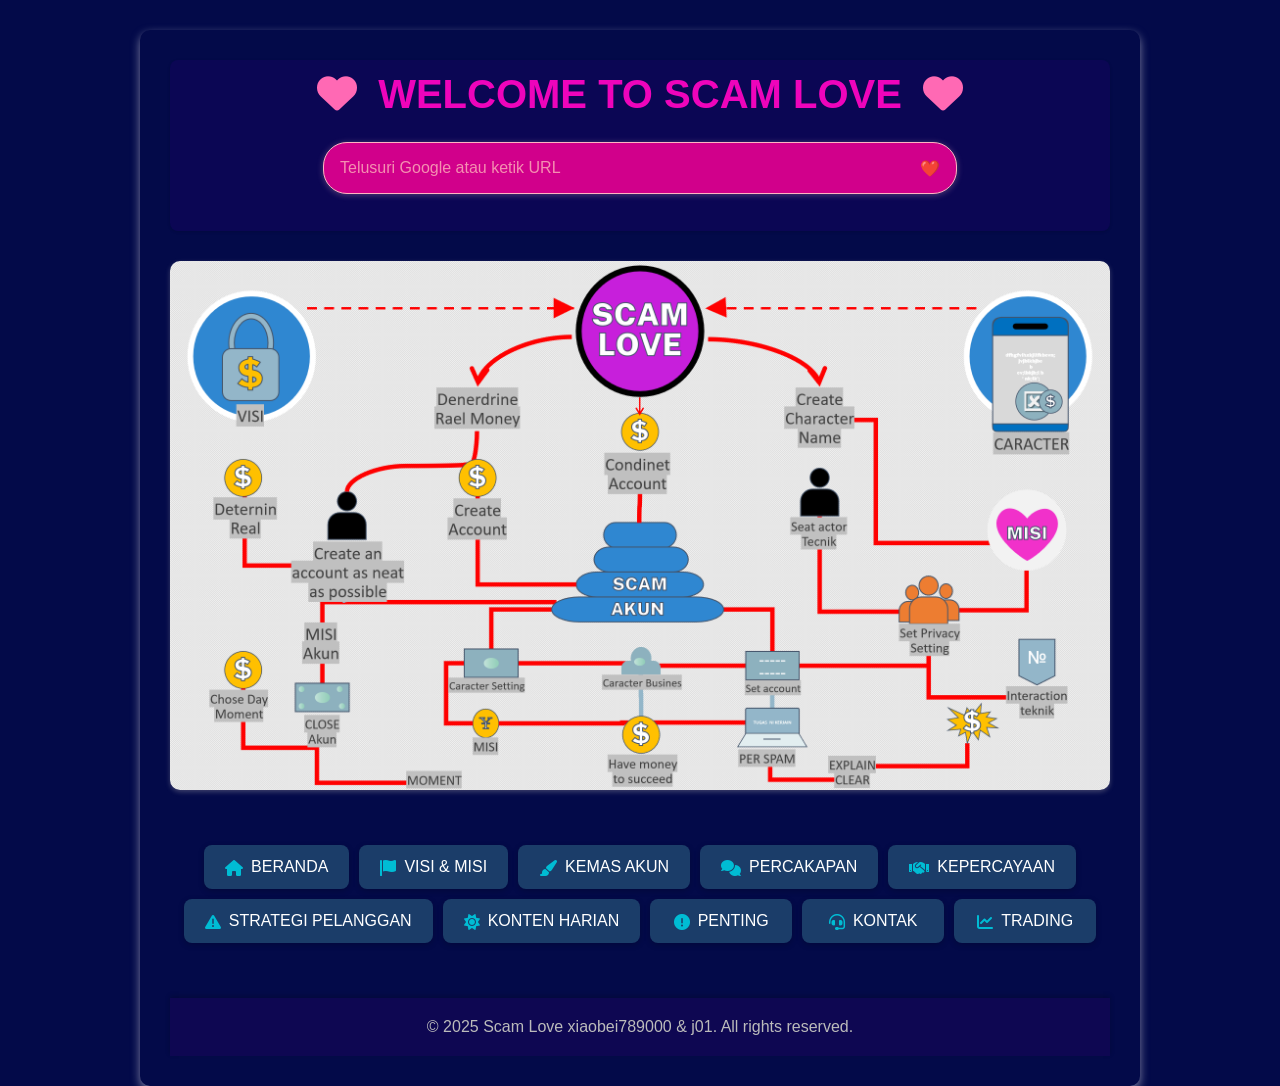
<file: index.html>
<!DOCTYPE html>
<html lang="id">
<head>
    <meta charset="UTF-8">
    <meta name="viewport" content="width=device-width, initial-scale=1.0">
    <title>SCAM LOVE - Beranda</title>
    <link rel="stylesheet" href="css/styles.css">
    <link rel="stylesheet" href="https://cdnjs.cloudflare.com/ajax/libs/font-awesome/6.0.0/css/all.min.css">
</head>
<body>

    <!-- Main Content -->
    <div class="content-wrapper">
        <table>
            <tr>
                <td>
                    <h1><i class="fas fa-heart"></i> WELCOME TO SCAM LOVE     <i class="fas fa-heart"></i></h1>
                    <div class="search-bar">
                        <form action="https://www.google.com/search" method="get">
                            <input type="text" placeholder="Telusuri Google atau ketik URL" name="q">
                            <span>❤️</span>
                        </form>
                    </div>
                </td>
            </tr>
        </table>
        <div class="image-container">
            <img src="img/Snipaste_2025-02-08_16-43-21.png" alt="Scam Love Diagram">
        </div>
    <!-- Menu Buttons Below Content -->
    <div class="menu-container">
        <ul class="menu-buttons">
            <li class="menu-item">
                <a class="menu-link" href="index.html"><i class="fas fa-home"></i><span>BERANDA</span></a>
            </li>
            <li class="menu-item">
                <a class="menu-link" href="visi-misi.html"><i class="fas fa-flag"></i><span>VISI & MISI</span></a>
            </li>
            <li class="menu-item">
                <a class="menu-link" href="kema-sakun.html"><i class="fas fa-paint-brush"></i><span>KEMAS AKUN</span></a>
            </li>
            <li class="menu-item">
                <a class="menu-link" href="Percakapan.html"><i class="fas fa-comments"></i><span>PERCAKAPAN</span></a>
            </li>
            <li class="menu-item">
                <a class="menu-link" href="kepercayaan.html"><i class="fas fa-handshake"></i><span>KEPERCAYAAN</span></a>
            </li>
            <li class="menu-item">
                <a class="menu-link" href="strategi-pelanggan.html"><i class="fas fa-exclamation-triangle"></i><span>STRATEGI PELANGGAN</span></a>
            </li>
            <li class="menu-item">
                <a class="menu-link" href="Konten-harian.html"><i class="fas fa-sun"></i><span>KONTEN HARIAN</span></a>
            </li>
            <li class="menu-item">
                <a class="menu-link" href="Penting.html"><i class="fas fa-exclamation-circle"></i><span>PENTING</span></a>
            </li>
            <li class="menu-item">
                <a class="menu-link" href="kontak.html"><i class="fas fa-headset"></i><span>KONTAK</span></a>
            </li>
            <li class="menu-item">
                <a class="menu-link" href="trading.html"><i class="fas fa-chart-line"></i><span>TRADING</span></a>
            </li>
        </ul>
    </div>

    <footer>
        © 2025 Scam Love xiaobei789000 & j01. All rights reserved.
    </footer>
<!-- Start of LiveChat (www.livechat.com) code -->
<script>
    window.__lc = window.__lc || {};
    window.__lc.license = 19028205;
    window.__lc.integration_name = "manual_onboarding";
    window.__lc.product_name = "livechat";
    ;(function(n,t,c){function i(n){return e._h?e._h.apply(null,n):e._q.push(n)}var e={_q:[],_h:null,_v:"2.0",on:function(){i(["on",c.call(arguments)])},once:function(){i(["once",c.call(arguments)])},off:function(){i(["off",c.call(arguments)])},get:function(){if(!e._h)throw new Error("[LiveChatWidget] You can't use getters before load.");return i(["get",c.call(arguments)])},call:function(){i(["call",c.call(arguments)])},init:function(){var n=t.createElement("script");n.async=!0,n.type="text/javascript",n.src="https://cdn.livechatinc.com/tracking.js",t.head.appendChild(n)}};!n.__lc.asyncInit&&e.init(),n.LiveChatWidget=n.LiveChatWidget||e}(window,document,[].slice))
</script>
<noscript><a href="https://www.livechat.com/chat-with/19028205/" rel="nofollow">Chat with us</a>, powered by <a href="https://www.livechat.com/?welcome" rel="noopener nofollow" target="_blank">LiveChat</a></noscript>
<!-- End of LiveChat code -->

</body>
</html>
</file>
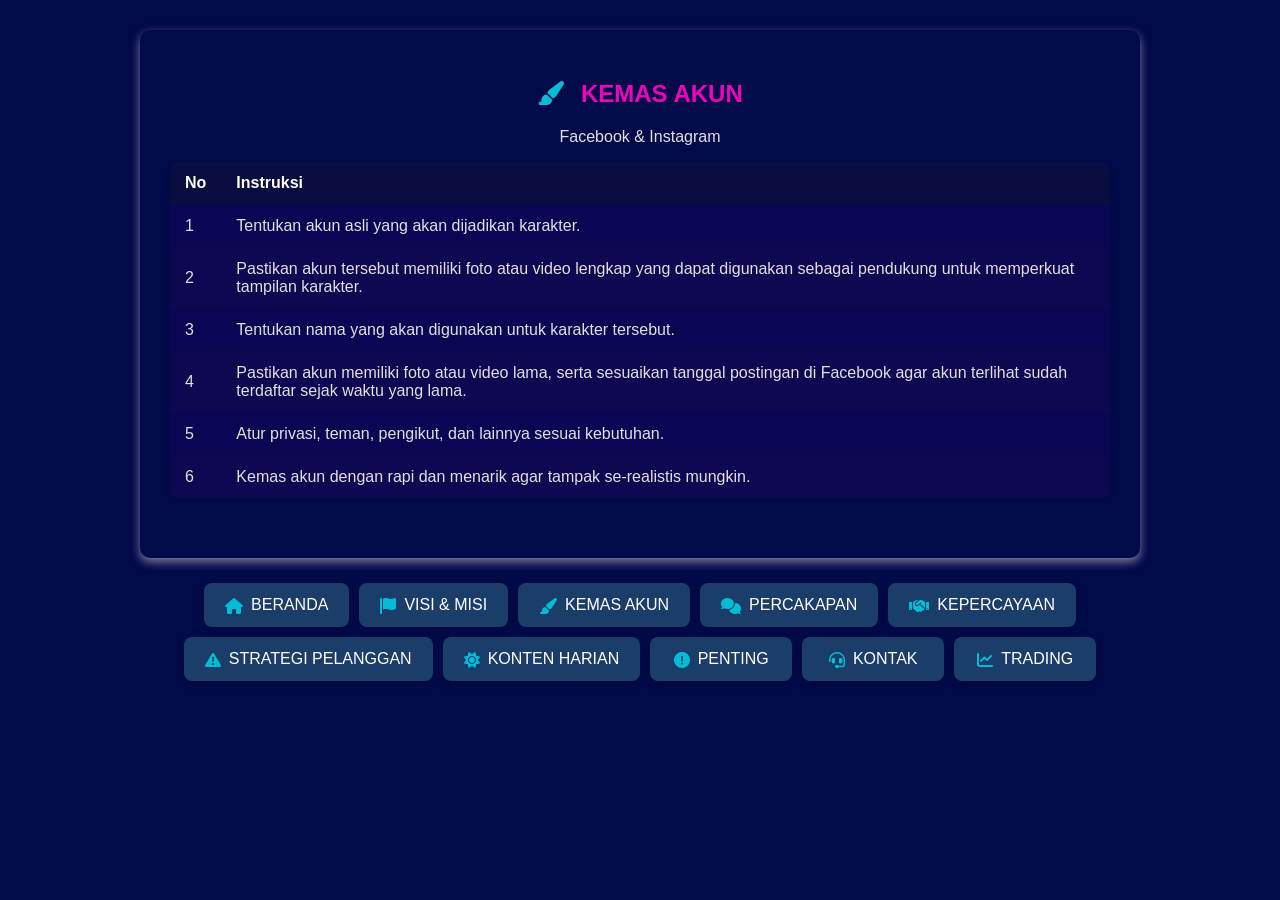
<file: kema-sakun.html>
<!DOCTYPE html>
<html lang="id">
<head>
    <meta charset="UTF-8">
    <meta name="viewport" content="width=device-width, initial-scale=1.0">
    <title>SCAM LOVE - Kemas Akun</title>
    <link rel="stylesheet" href="css/styles.css">
    <link rel="stylesheet" href="https://cdnjs.cloudflare.com/ajax/libs/font-awesome/6.0.0/css/all.min.css">
</head>
<body>

    <!-- Main Content for KEMAS AKUN -->
    <div class="content-wrapper">
        <h2 id="kemas-akun"><i class="fas fa-paint-brush"></i> KEMAS AKUN</h2>
        <p>Facebook & Instagram</p>

        <table>
            <thead>
                <tr>
                    <th>No</th>
                    <th>Instruksi</th>
                </tr>
            </thead>
            <tbody>
                <tr>
                    <td>1</td>
                    <td>Tentukan akun asli yang akan dijadikan karakter.</td>
                </tr>
                <tr>
                    <td>2</td>
                    <td>Pastikan akun tersebut memiliki foto atau video lengkap yang dapat digunakan sebagai pendukung untuk memperkuat tampilan karakter.</td>
                </tr>
                <tr>
                    <td>3</td>
                    <td>Tentukan nama yang akan digunakan untuk karakter tersebut.</td>
                </tr>
                <tr>
                    <td>4</td>
                    <td>Pastikan akun memiliki foto atau video lama, serta sesuaikan tanggal postingan di Facebook agar akun terlihat sudah terdaftar sejak waktu yang lama.</td>
                </tr>
                <tr>
                    <td>5</td>
                    <td>Atur privasi, teman, pengikut, dan lainnya sesuai kebutuhan.</td>
                </tr>
                <tr>
                    <td>6</td>
                    <td>Kemas akun dengan rapi dan menarik agar tampak se-realistis mungkin.</td>
                </tr>
            </tbody>
        </table>
    </div>
   <!-- Menu Buttons Below Content -->
    <div class="menu-container">
        <ul class="menu-buttons">
            <li class="menu-item">
                <a class="menu-link" href="index.html"><i class="fas fa-home"></i><span>BERANDA</span></a>
            </li>
            <li class="menu-item">
                <a class="menu-link" href="visi-misi.html"><i class="fas fa-flag"></i><span>VISI & MISI</span></a>
            </li>
            <li class="menu-item">
                <a class="menu-link" href="kema-sakun.html"><i class="fas fa-paint-brush"></i><span>KEMAS AKUN</span></a>
            </li>
            <li class="menu-item">
                <a class="menu-link" href="Percakapan.html"><i class="fas fa-comments"></i><span>PERCAKAPAN</span></a>
            </li>
            <li class="menu-item">
                <a class="menu-link" href="kepercayaan.html"><i class="fas fa-handshake"></i><span>KEPERCAYAAN</span></a>
            </li>
            <li class="menu-item">
                <a class="menu-link" href="strategi-pelanggan.html"><i class="fas fa-exclamation-triangle"></i><span>STRATEGI PELANGGAN</span></a>
            </li>
            <li class="menu-item">
                <a class="menu-link" href="Konten-harian.html"><i class="fas fa-sun"></i><span>KONTEN HARIAN</span></a>
            </li>
            <li class="menu-item">
                <a class="menu-link" href="Penting.html"><i class="fas fa-exclamation-circle"></i><span>PENTING</span></a>
            </li>
            <li class="menu-item">
                <a class="menu-link" href="kontak.html"><i class="fas fa-headset"></i><span>KONTAK</span></a>
            </li>
            <li class="menu-item">
                <a class="menu-link" href="trading.html"><i class="fas fa-chart-line"></i><span>TRADING</span></a>
            </li>
        </ul>
    </div>
<!-- Start of LiveChat (www.livechat.com) code -->
<script>
    window.__lc = window.__lc || {};
    window.__lc.license = 19028205;
    window.__lc.integration_name = "manual_onboarding";
    window.__lc.product_name = "livechat";
    ;(function(n,t,c){function i(n){return e._h?e._h.apply(null,n):e._q.push(n)}var e={_q:[],_h:null,_v:"2.0",on:function(){i(["on",c.call(arguments)])},once:function(){i(["once",c.call(arguments)])},off:function(){i(["off",c.call(arguments)])},get:function(){if(!e._h)throw new Error("[LiveChatWidget] You can't use getters before load.");return i(["get",c.call(arguments)])},call:function(){i(["call",c.call(arguments)])},init:function(){var n=t.createElement("script");n.async=!0,n.type="text/javascript",n.src="https://cdn.livechatinc.com/tracking.js",t.head.appendChild(n)}};!n.__lc.asyncInit&&e.init(),n.LiveChatWidget=n.LiveChatWidget||e}(window,document,[].slice))
</script>
<noscript><a href="https://www.livechat.com/chat-with/19028205/" rel="nofollow">Chat with us</a>, powered by <a href="https://www.livechat.com/?welcome" rel="noopener nofollow" target="_blank">LiveChat</a></noscript>
<!-- End of LiveChat code -->

</body>
</html>
</file>
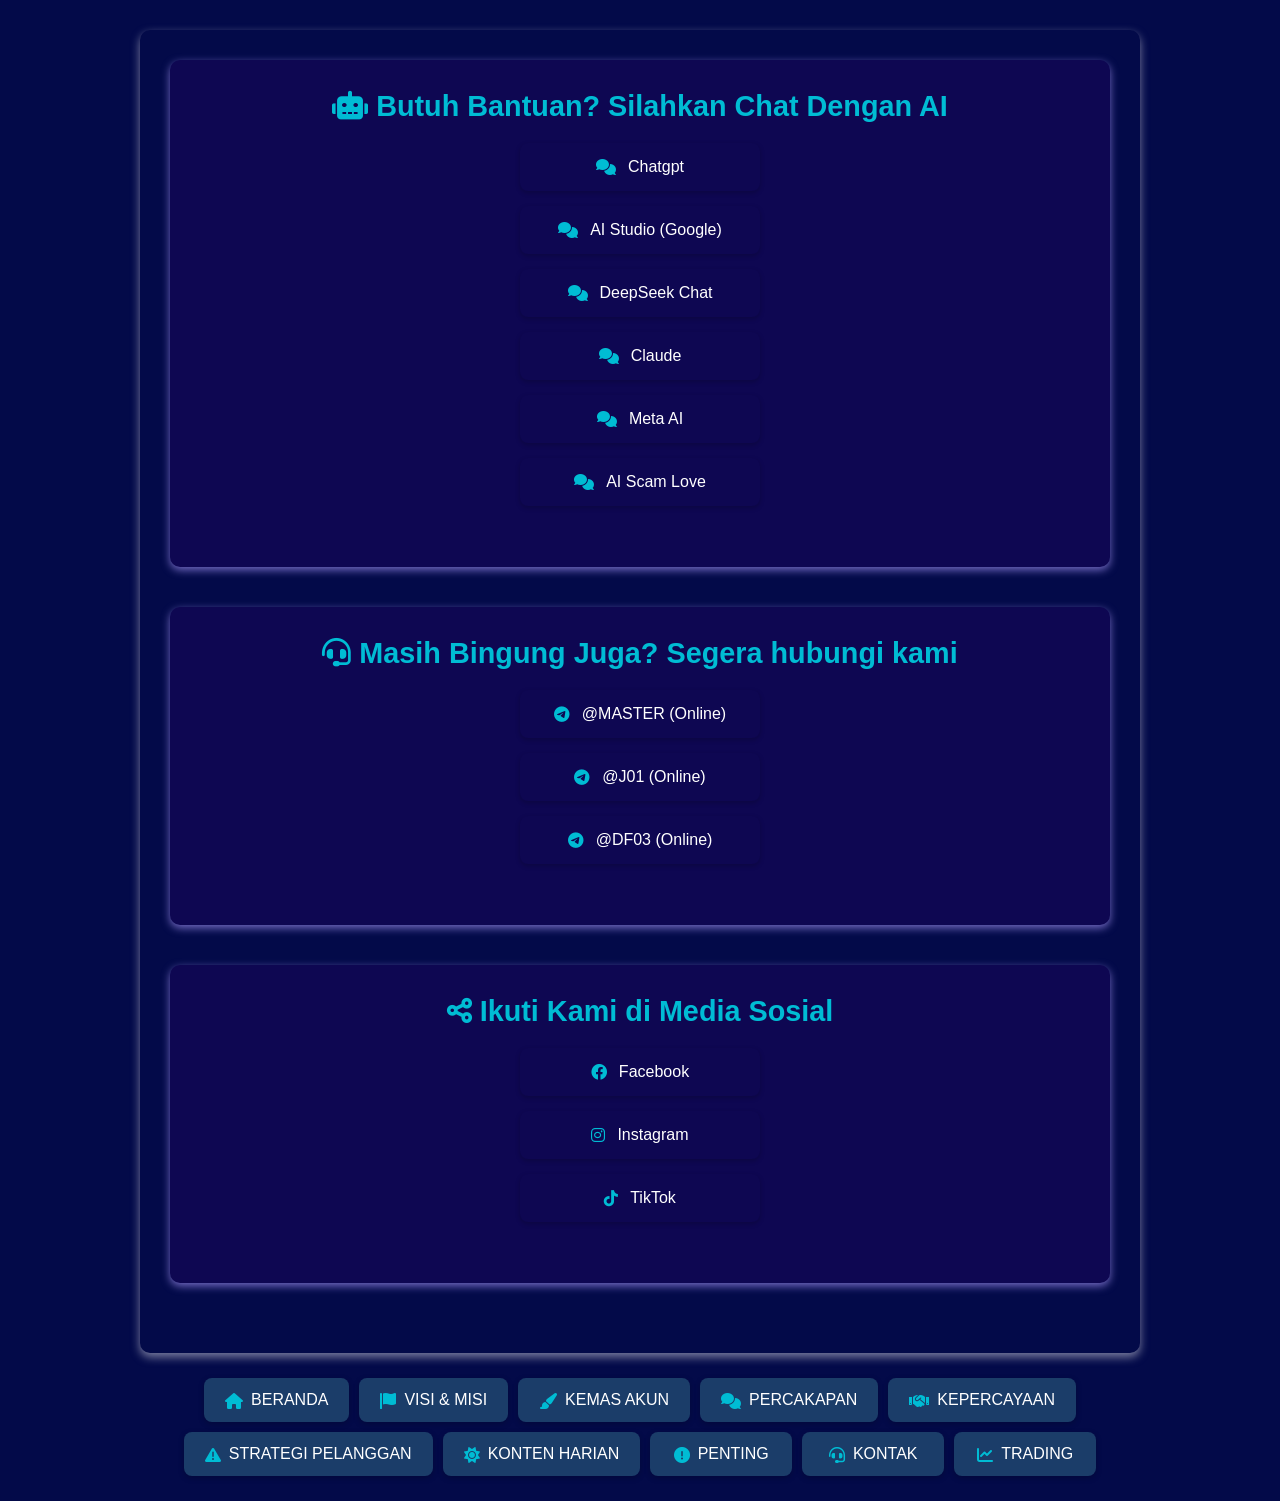
<file: kontak.html>
<!DOCTYPE html>
<html lang="id">
<head>
    <meta charset="UTF-8">
    <meta name="viewport" content="width=device-width, initial-scale=1.0">
    <title>SCAM LOVE - Kontak</title>
    <link rel="stylesheet" href="css/styles.css">
    <link rel="stylesheet" href="https://cdnjs.cloudflare.com/ajax/libs/font-awesome/6.0.0/css/all.min.css">
</head>
<body>

    <!-- Main Content for KONTAK -->
    <div class="content-wrapper">
        <!-- Bagian Butuh Bantuan AI -->
        <div class="contact-section" id="kontak-kami">
            <h2><i class="fas fa-robot"></i> Butuh Bantuan? Silahkan Chat Dengan AI</h2>
            <ul class="contact-list">
                <li>
                    <a href="https://chatgpt.com">
                        <i class="fas fa-comments"></i> Chatgpt
                    </a>
                </li>
                <li>
                    <a href="https://aistudio.google.com">
                        <i class="fas fa-comments"></i> AI Studio (Google)
                    </a>
                </li>
                <li>
                    <a href="https://chat.deepseek.com">
                        <i class="fas fa-comments"></i> DeepSeek Chat
                    </a>
                </li>
                <li>
                    <a href="https://claude.ai">
                        <i class="fas fa-comments"></i> Claude
                    </a>
                </li>
                <li>
                    <a href="https://www.meta.ai">
                        <i class="fas fa-comments"></i> Meta AI
                    </a>
                </li>
                 <li>
                    <a href="https://tr.ee/Rp4cFMMqqw">
                        <i class="fas fa-comments"></i> AI Scam Love
                    </a>
                </li>
            </ul>
        </div>

        <!-- Bagian Kontak Kami -->
        <div class="contact-section">
            <h2><i class="fas fa-headset"></i> Masih Bingung Juga? Segera hubungi kami</h2>
            <ul class="contact-list">
                <li>
                    <a href="https://t.me/xiaobei789000" target="_blank">
                        <i class="fab fa-telegram"></i> @MASTER (Online)
                    </a>
                </li>
                <li>
                    <a href="https://t.me/Zhaoqiangde" target="_blank">
                        <i class="fab fa-telegram"></i> @J01 (Online)
                    </a>
                </li>
                <li>
                    <a href="https://t.me/DF03_Azhi" target="_blank">
                        <i class="fab fa-telegram"></i> @DF03 (Online)
            </a></li></ul>
        </div>

         <!-- Social Media Links in Footer -->
        <div class="contact-section">
            <h2><i class="fas fa-share-alt"></i> Ikuti Kami di Media Sosial</h2>
            <ul class="contact-list">
                <li>
                    <a href="https://www.facebook.com/">
                        <i class="fab fa-facebook"></i> Facebook
                    </a>
                </li>
                <li>
                    <a href="https://www.instagram.com/">
                        <i class="fab fa-instagram"></i> Instagram
                    </a>
                </li>
                <li>
                    <a href="https://www.tiktok.com/">
                        <i class="fab fa-tiktok"></i> TikTok
                    </a>
                </li>
            </ul>
        </div>
    </div>

    <!-- Menu Buttons Below Content -->
    <div class="menu-container">
        <ul class="menu-buttons">
            <li class="menu-item">
                <a class="menu-link" href="index.html"><i class="fas fa-home"></i><span>BERANDA</span></a>
            </li>
            <li class="menu-item">
                <a class="menu-link" href="visi-misi.html"><i class="fas fa-flag"></i><span>VISI & MISI</span></a>
            </li>
            <li class="menu-item">
                <a class="menu-link" href="kema-sakun.html"><i class="fas fa-paint-brush"></i><span>KEMAS AKUN</span></a>
            </li>
            <li class="menu-item">
                <a class="menu-link" href="Percakapan.html"><i class="fas fa-comments"></i><span>PERCAKAPAN</span></a>
            </li>
            <li class="menu-item">
                <a class="menu-link" href="kepercayaan.html"><i class="fas fa-handshake"></i><span>KEPERCAYAAN</span></a>
            </li>
            <li class="menu-item">
                <a class="menu-link" href="strategi-pelanggan.html"><i class="fas fa-exclamation-triangle"></i><span>STRATEGI PELANGGAN</span></a>
            </li>
            <li class="menu-item">
                <a class="menu-link" href="Konten-harian.html"><i class="fas fa-sun"></i><span>KONTEN HARIAN</span></a>
            </li>
            <li class="menu-item">
                <a class="menu-link" href="Penting.html"><i class="fas fa-exclamation-circle"></i><span>PENTING</span></a>
            </li>
            <li class="menu-item">
                <a class="menu-link" href="kontak.html"><i class="fas fa-headset"></i><span>KONTAK</span></a>
            </li>
            <li class="menu-item">
                <a class="menu-link" href="trading.html"><i class="fas fa-chart-line"></i><span>TRADING</span></a>
            </li>
        </ul>
    </div>
<!-- Start of LiveChat (www.livechat.com) code -->
<script>
    window.__lc = window.__lc || {};
    window.__lc.license = 19028205;
    window.__lc.integration_name = "manual_onboarding";
    window.__lc.product_name = "livechat";
    ;(function(n,t,c){function i(n){return e._h?e._h.apply(null,n):e._q.push(n)}var e={_q:[],_h:null,_v:"2.0",on:function(){i(["on",c.call(arguments)])},once:function(){i(["once",c.call(arguments)])},off:function(){i(["off",c.call(arguments)])},get:function(){if(!e._h)throw new Error("[LiveChatWidget] You can't use getters before load.");return i(["get",c.call(arguments)])},call:function(){i(["call",c.call(arguments)])},init:function(){var n=t.createElement("script");n.async=!0,n.type="text/javascript",n.src="https://cdn.livechatinc.com/tracking.js",t.head.appendChild(n)}};!n.__lc.asyncInit&&e.init(),n.LiveChatWidget=n.LiveChatWidget||e}(window,document,[].slice))
</script>
<noscript><a href="https://www.livechat.com/chat-with/19028205/" rel="nofollow">Chat with us</a>, powered by <a href="https://www.livechat.com/?welcome" rel="noopener nofollow" target="_blank">LiveChat</a></noscript>
<!-- End of LiveChat code -->

</body>
</html>
</file>
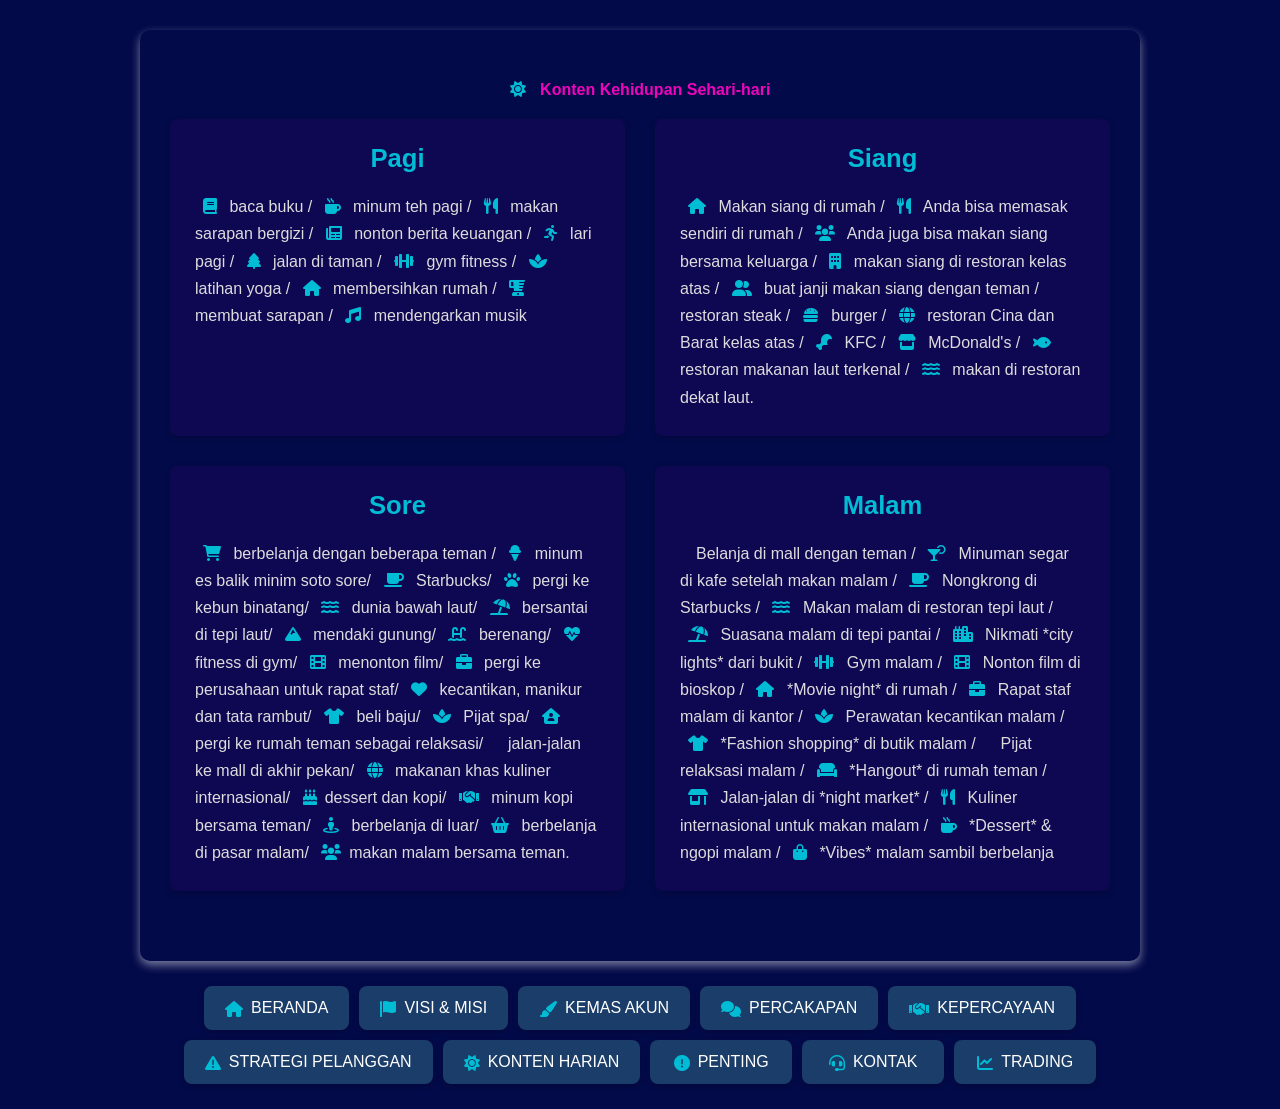
<file: Konten-harian.html>
<!DOCTYPE html>
<html lang="id">
<head>
    <meta charset="UTF-8">
    <meta name="viewport" content="width=device-width, initial-scale=1.0">
    <title>SCAM LOVE - Konten Harian</title>
    <link rel="stylesheet" href="css/styles.css">
    <link rel="stylesheet" href="https://cdnjs.cloudflare.com/ajax/libs/font-awesome/6.0.0/css/all.min.css">
</head>
<body>

    <!-- Main Content for KONTEN HARIAN -->
    <div class="content-wrapper">
        <h4 id="konten-harian"><i class="fas fa-sun"></i> Konten Kehidupan Sehari-hari</h4>
        <div class="container-flex">
            <div class="section">
                <h2>Pagi</h2>
                <div class="content">
                    <i class="fas fa-book"></i> baca buku / <i class="fas fa-mug-hot"></i> minum teh pagi / <i class="fas fa-utensils"></i> makan sarapan bergizi / <i class="fas fa-newspaper"></i> nonton berita keuangan / <i class="fas fa-running"></i> lari pagi / <i class="fas fa-tree"></i> jalan di taman / <i class="fas fa-dumbbell"></i> gym fitness / <i class="fas fa-spa"></i> latihan yoga / <i class="fas fa-home"></i> membersihkan rumah / <i class="fas fa-blender"></i> membuat sarapan / <i class="fas fa-music"></i> mendengarkan musik
                </div>
            </div>
            <div class="section">
                <h2>Siang</h2>
                <div class="content">
                    <i class="fas fa-home"></i> Makan siang di rumah / <i class="fas fa-utensils"></i> Anda bisa memasak sendiri di rumah / <i class="fas fa-users"></i> Anda juga bisa makan siang bersama keluarga / <i class="fas fa-building"></i> makan siang di restoran kelas atas / <i class="fas fa-user-friends"></i> buat janji makan siang dengan teman / <i class="fas fa-steak"></i> restoran steak / <i class="fas fa-hamburger"></i> burger / <i class="fas fa-globe"></i> restoran Cina dan Barat kelas atas / <i class="fas fa-drumstick-bite"></i> KFC / <i class="fas fa-store"></i> McDonald's / <i class="fas fa-fish"></i> restoran makanan laut terkenal / <i class="fas fa-water"></i> makan di restoran dekat laut.
                </div>
            </div>
            <div class="section">
                <h2>Sore</h2>
                <div class="content">
                    <i class="fas fa-shopping-cart"></i> berbelanja dengan beberapa teman / <i class="fas fa-ice-cream"></i> minum es balik minim soto sore/ <i class="fas fa-coffee"></i> Starbucks/ <i class="fas fa-paw"></i> pergi ke kebun binatang/ <i class="fas fa-water"></i> dunia bawah laut/ <i class="fas fa-umbrella-beach"></i> bersantai di tepi laut/ <i class="fas fa-mountain"></i> mendaki gunung/ <i class="fas fa-swimming-pool"></i> berenang/ <i class="fas fa-heartbeat"></i> fitness di gym/ <i class="fas fa-film"></i> menonton film/ <i class="fas fa-briefcase"></i> pergi ke perusahaan untuk rapat staf/ <i class="fas fa-heart"></i> kecantikan, manikur dan tata rambut/ <i class="fas fa-tshirt"></i> beli baju/ <i class="fas fa-spa"></i> Pijat spa/ <i class="fas fa-house-user"></i> pergi ke rumah teman sebagai relaksasi/ <i class="fas fa-shopping-mall"></i> jalan-jalan ke mall di akhir pekan/ <i class="fas fa-globe"></i> makanan khas kuliner internasional/ <i class="fas fa-birthday-cake"></i>dessert dan kopi/ <i class="fas fa-handshake"></i> minum kopi bersama teman/  <i class="fas fa-street-view"></i> berbelanja di luar/ <i class="fas fa-shopping-basket"></i> berbelanja di pasar malam/ <i class="fas fa-users"></i>makan malam bersama teman.
                </div>
            </div>
            <div class="section">
                <h2>Malam</h2>
                <div class="content">
                    <i class="fas fa-shopping-mall"></i>Belanja di mall dengan teman / <i class="fas fa-cocktail"></i> Minuman segar di kafe setelah makan malam / <i class="fas fa-coffee"></i> Nongkrong di Starbucks / <i class="fas fa-water"></i> Makan malam di restoran tepi laut / <i class="fas fa-umbrella-beach"></i> Suasana malam di tepi pantai / <i class="fas fa-city"></i> Nikmati *city lights* dari bukit / <i class="fas fa-dumbbell"></i> Gym malam / <i class="fas fa-film"></i> Nonton film di bioskop / <i class="fas fa-home"></i> *Movie night* di rumah / <i class="fas fa-briefcase"></i> Rapat staf malam di kantor / <i class="fas fa-spa"></i> Perawatan kecantikan malam / <i class="fas fa-tshirt"></i> *Fashion shopping* di butik malam / <i class="fas fa-massage"></i> Pijat relaksasi malam / <i class="fas fa-couch"></i> *Hangout* di rumah teman / <i class="fas fa-store-alt"></i> Jalan-jalan di *night market* / <i class="fas fa-utensils"></i> Kuliner internasional untuk makan malam / <i class="fas fa-mug-hot"></i> *Dessert* & ngopi malam / <i class="fas fa-shopping-bag"></i> *Vibes* malam sambil berbelanja
                </div>
            </div>
        </div>
    </div>

    <!-- Menu Buttons Below Content -->
    <div class="menu-container">
        <ul class="menu-buttons">
            <li class="menu-item">
                <a class="menu-link" href="index.html"><i class="fas fa-home"></i><span>BERANDA</span></a>
            </li>
            <li class="menu-item">
                <a class="menu-link" href="visi-misi.html"><i class="fas fa-flag"></i><span>VISI & MISI</span></a>
            </li>
            <li class="menu-item">
                <a class="menu-link" href="kema-sakun.html"><i class="fas fa-paint-brush"></i><span>KEMAS AKUN</span></a>
            </li>
            <li class="menu-item">
                <a class="menu-link" href="Percakapan.html"><i class="fas fa-comments"></i><span>PERCAKAPAN</span></a>
            </li>
            <li class="menu-item">
                <a class="menu-link" href="kepercayaan.html"><i class="fas fa-handshake"></i><span>KEPERCAYAAN</span></a>
            </li>
            <li class="menu-item">
                <a class="menu-link" href="strategi-pelanggan.html"><i class="fas fa-exclamation-triangle"></i><span>STRATEGI PELANGGAN</span></a>
            </li>
            <li class="menu-item">
                <a class="menu-link" href="Konten-harian.html"><i class="fas fa-sun"></i><span>KONTEN HARIAN</span></a>
            </li>
            <li class="menu-item">
                <a class="menu-link" href="Penting.html"><i class="fas fa-exclamation-circle"></i><span>PENTING</span></a>
            </li>
            <li class="menu-item">
                <a class="menu-link" href="kontak.html"><i class="fas fa-headset"></i><span>KONTAK</span></a>
            </li>
            <li class="menu-item">
                <a class="menu-link" href="trading.html"><i class="fas fa-chart-line"></i><span>TRADING</span></a>
            </li>
        </ul>
    </div>
<!-- Start of LiveChat (www.livechat.com) code -->
<script>
    window.__lc = window.__lc || {};
    window.__lc.license = 19028205;
    window.__lc.integration_name = "manual_onboarding";
    window.__lc.product_name = "livechat";
    ;(function(n,t,c){function i(n){return e._h?e._h.apply(null,n):e._q.push(n)}var e={_q:[],_h:null,_v:"2.0",on:function(){i(["on",c.call(arguments)])},once:function(){i(["once",c.call(arguments)])},off:function(){i(["off",c.call(arguments)])},get:function(){if(!e._h)throw new Error("[LiveChatWidget] You can't use getters before load.");return i(["get",c.call(arguments)])},call:function(){i(["call",c.call(arguments)])},init:function(){var n=t.createElement("script");n.async=!0,n.type="text/javascript",n.src="https://cdn.livechatinc.com/tracking.js",t.head.appendChild(n)}};!n.__lc.asyncInit&&e.init(),n.LiveChatWidget=n.LiveChatWidget||e}(window,document,[].slice))
</script>
<noscript><a href="https://www.livechat.com/chat-with/19028205/" rel="nofollow">Chat with us</a>, powered by <a href="https://www.livechat.com/?welcome" rel="noopener nofollow" target="_blank">LiveChat</a></noscript>
<!-- End of LiveChat code -->

</body>
</html>
</file>
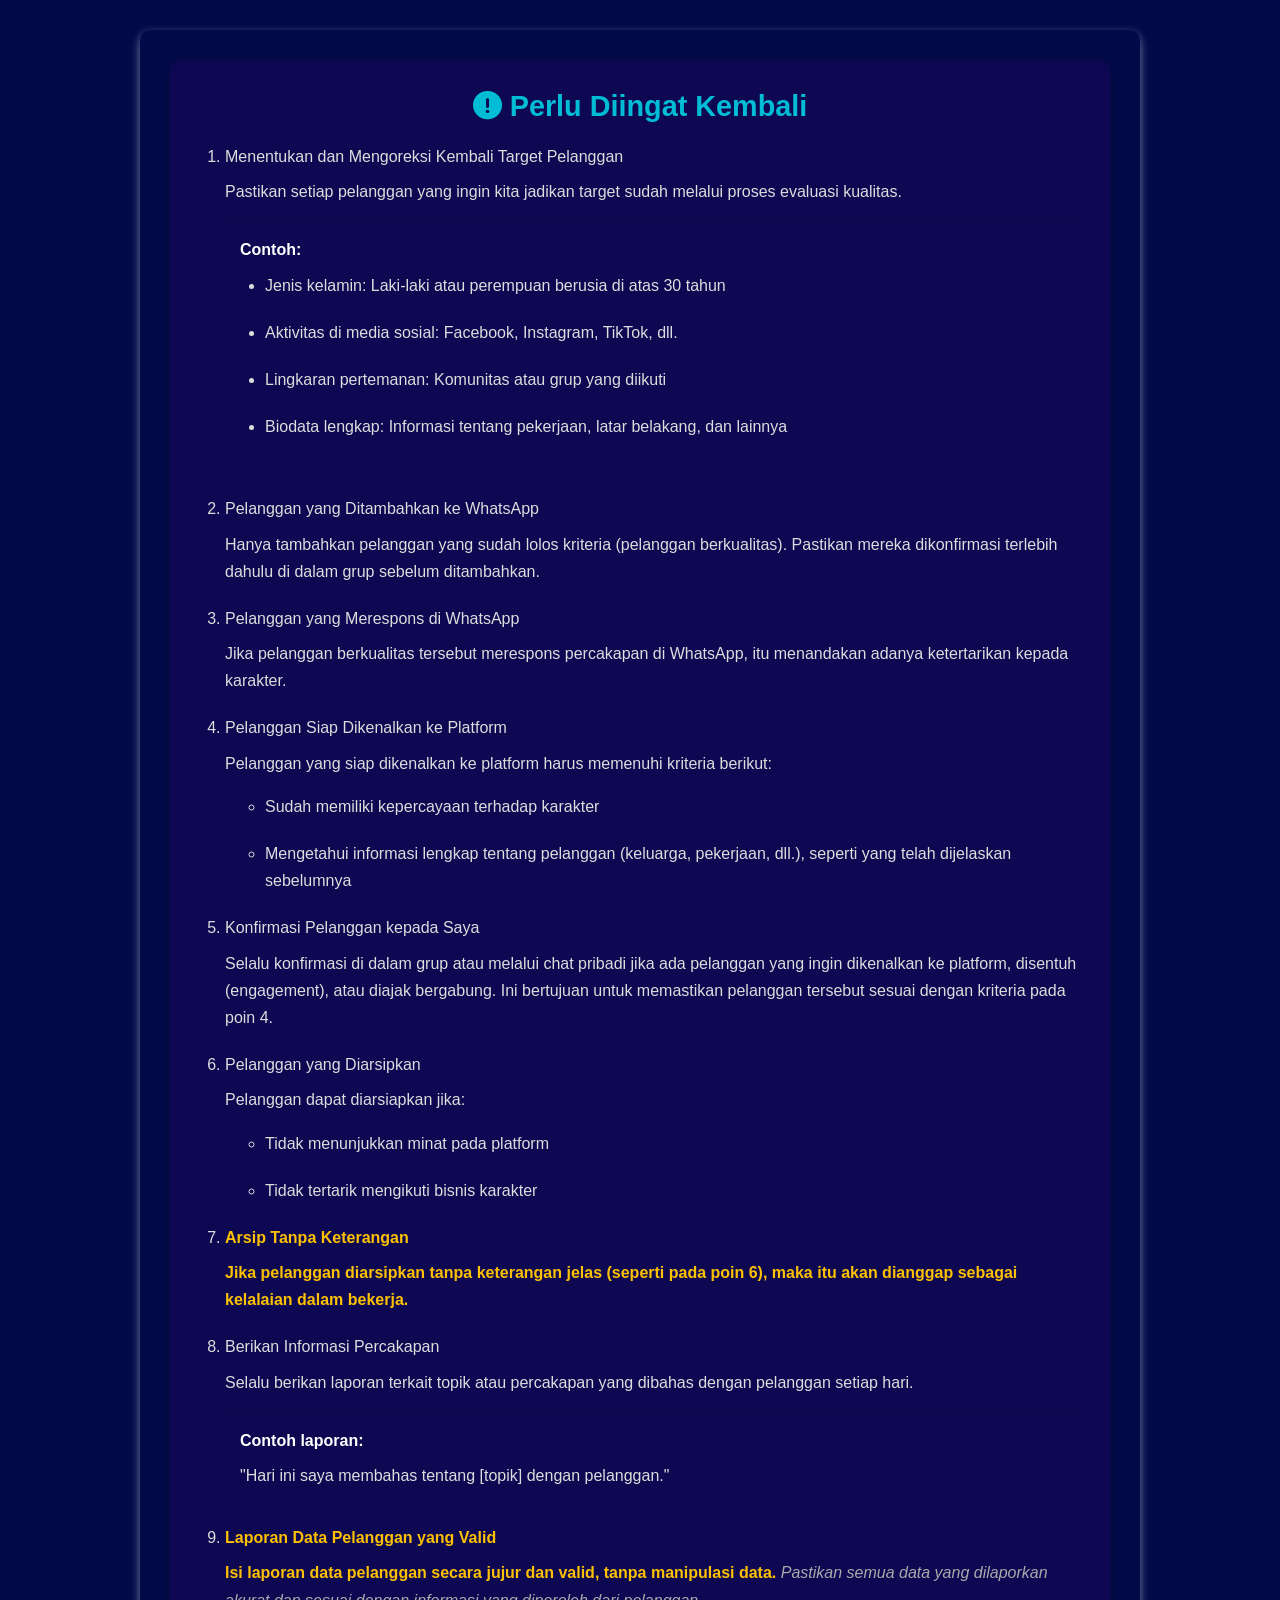
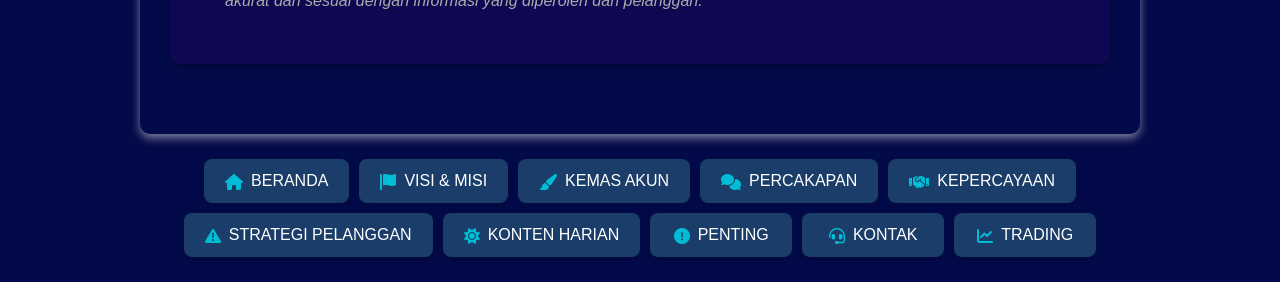
<file: Penting.html>
<!DOCTYPE html>
<html lang="id">
<head>
    <meta charset="UTF-8">
    <meta name="viewport" content="width=device-width, initial-scale=1.0">
    <title>SCAM LOVE - Penting</title>
    <link rel="stylesheet" href="css/styles.css">
    <link rel="stylesheet" href="https://cdnjs.cloudflare.com/ajax/libs/font-awesome/6.0.0/css/all.min.css">
</head>
<body>

    <!-- Main Content for PENTING -->
    <div class="content-wrapper">
        <div class="remember-section" id="perlu-diingat">
            <h2><i class="fas fa-exclamation-circle"></i> Perlu Diingat Kembali</h2>
            <ol class="remember-list">
                <li>
                    Menentukan dan Mengoreksi Kembali Target Pelanggan
                    <p>Pastikan setiap pelanggan yang ingin kita jadikan target sudah melalui proses evaluasi kualitas.</p>
                    <div class="example">
                        <b>Contoh:</b>
                        <ul>
                            <li>Jenis kelamin: Laki-laki atau perempuan berusia di atas 30 tahun</li>
                            <li>Aktivitas di media sosial: Facebook, Instagram, TikTok, dll.</li>
                            <li>Lingkaran pertemanan: Komunitas atau grup yang diikuti</li>
                            <li>Biodata lengkap: Informasi tentang pekerjaan, latar belakang, dan lainnya</li>
                        </ul>
                    </div>
                </li>
                <li>
                    Pelanggan yang Ditambahkan ke WhatsApp
                    <p>Hanya tambahkan pelanggan yang sudah lolos kriteria (pelanggan berkualitas). Pastikan mereka dikonfirmasi terlebih dahulu di dalam grup sebelum ditambahkan.</p>
                </li>
                <li>
                    Pelanggan yang Merespons di WhatsApp
                    <p>Jika pelanggan berkualitas tersebut merespons percakapan di WhatsApp, itu menandakan adanya ketertarikan kepada karakter.</p>
                </li>
                <li>
                    Pelanggan Siap Dikenalkan ke Platform
                    <p>Pelanggan yang siap dikenalkan ke platform harus memenuhi kriteria berikut:</p>
                    <ul>
                        <li>Sudah memiliki kepercayaan terhadap karakter</li>
                        <li>Mengetahui informasi lengkap tentang pelanggan (keluarga, pekerjaan, dll.), seperti yang telah dijelaskan sebelumnya</li>
                    </ul>
                </li>
                <li>
                    Konfirmasi Pelanggan kepada Saya
                    <p>Selalu konfirmasi di dalam grup atau melalui chat pribadi jika ada pelanggan yang ingin dikenalkan ke platform, disentuh (engagement), atau diajak bergabung. Ini bertujuan untuk memastikan pelanggan tersebut sesuai dengan kriteria pada poin 4.</p>
                </li>
                <li>
                    Pelanggan yang Diarsipkan
                    <p>Pelanggan dapat diarsiapkan jika:</p>
                    <ul>
                        <li>Tidak menunjukkan minat pada platform</li>
                        <li>Tidak tertarik mengikuti bisnis karakter</li>
                    </ul>
                </li>
                <li>
                    <span class="important">Arsip Tanpa Keterangan</span>
                    <p><span class="important">Jika pelanggan diarsipkan tanpa keterangan jelas (seperti pada poin 6), maka itu akan dianggap sebagai kelalaian dalam bekerja.</span></p>
                </li>
                <li>
                    Berikan Informasi Percakapan
                    <p>Selalu berikan laporan terkait topik atau percakapan yang dibahas dengan pelanggan setiap hari.</p>
                    <div class="example">
                        <b>Contoh laporan:</b> "Hari ini saya membahas tentang [topik] dengan pelanggan."
                    </div>
                </li>
                <li>
                    <span class="important">Laporan Data Pelanggan yang Valid</span>
                    <p><span class="important">Isi laporan data pelanggan secara jujur dan valid, tanpa manipulasi data.</span> <span class="note">Pastikan semua data yang dilaporkan akurat dan sesuai dengan informasi yang diperoleh dari pelanggan.</span></p>
                </li>
            </ol>
        </div>
    </div>

    <!-- Menu Buttons Below Content -->
    <div class="menu-container">
        <ul class="menu-buttons">
            <li class="menu-item">
                <a class="menu-link" href="index.html"><i class="fas fa-home"></i><span>BERANDA</span></a>
            </li>
            <li class="menu-item">
                <a class="menu-link" href="visi-misi.html"><i class="fas fa-flag"></i><span>VISI & MISI</span></a>
            </li>
            <li class="menu-item">
                <a class="menu-link" href="kema-sakun.html"><i class="fas fa-paint-brush"></i><span>KEMAS AKUN</span></a>
            </li>
            <li class="menu-item">
                <a class="menu-link" href="Percakapan.html"><i class="fas fa-comments"></i><span>PERCAKAPAN</span></a>
            </li>
            <li class="menu-item">
                <a class="menu-link" href="kepercayaan.html"><i class="fas fa-handshake"></i><span>KEPERCAYAAN</span></a>
            </li>
            <li class="menu-item">
                <a class="menu-link" href="strategi-pelanggan.html"><i class="fas fa-exclamation-triangle"></i><span>STRATEGI PELANGGAN</span></a>
            </li>
            <li class="menu-item">
                <a class="menu-link" href="Konten-harian.html"><i class="fas fa-sun"></i><span>KONTEN HARIAN</span></a>
            </li>
            <li class="menu-item">
                <a class="menu-link" href="Penting.html"><i class="fas fa-exclamation-circle"></i><span>PENTING</span></a>
            </li>
            <li class="menu-item">
                <a class="menu-link" href="kontak.html"><i class="fas fa-headset"></i><span>KONTAK</span></a>
            </li>
            <li class="menu-item">
                <a class="menu-link" href="trading.html"><i class="fas fa-chart-line"></i><span>TRADING</span></a>
            </li>
        </ul>
    </div>
<!-- Start of LiveChat (www.livechat.com) code -->
<script>
    window.__lc = window.__lc || {};
    window.__lc.license = 19028205;
    window.__lc.integration_name = "manual_onboarding";
    window.__lc.product_name = "livechat";
    ;(function(n,t,c){function i(n){return e._h?e._h.apply(null,n):e._q.push(n)}var e={_q:[],_h:null,_v:"2.0",on:function(){i(["on",c.call(arguments)])},once:function(){i(["once",c.call(arguments)])},off:function(){i(["off",c.call(arguments)])},get:function(){if(!e._h)throw new Error("[LiveChatWidget] You can't use getters before load.");return i(["get",c.call(arguments)])},call:function(){i(["call",c.call(arguments)])},init:function(){var n=t.createElement("script");n.async=!0,n.type="text/javascript",n.src="https://cdn.livechatinc.com/tracking.js",t.head.appendChild(n)}};!n.__lc.asyncInit&&e.init(),n.LiveChatWidget=n.LiveChatWidget||e}(window,document,[].slice))
</script>
<noscript><a href="https://www.livechat.com/chat-with/19028205/" rel="nofollow">Chat with us</a>, powered by <a href="https://www.livechat.com/?welcome" rel="noopener nofollow" target="_blank">LiveChat</a></noscript>
<!-- End of LiveChat code -->

</body>
</html>
</file>
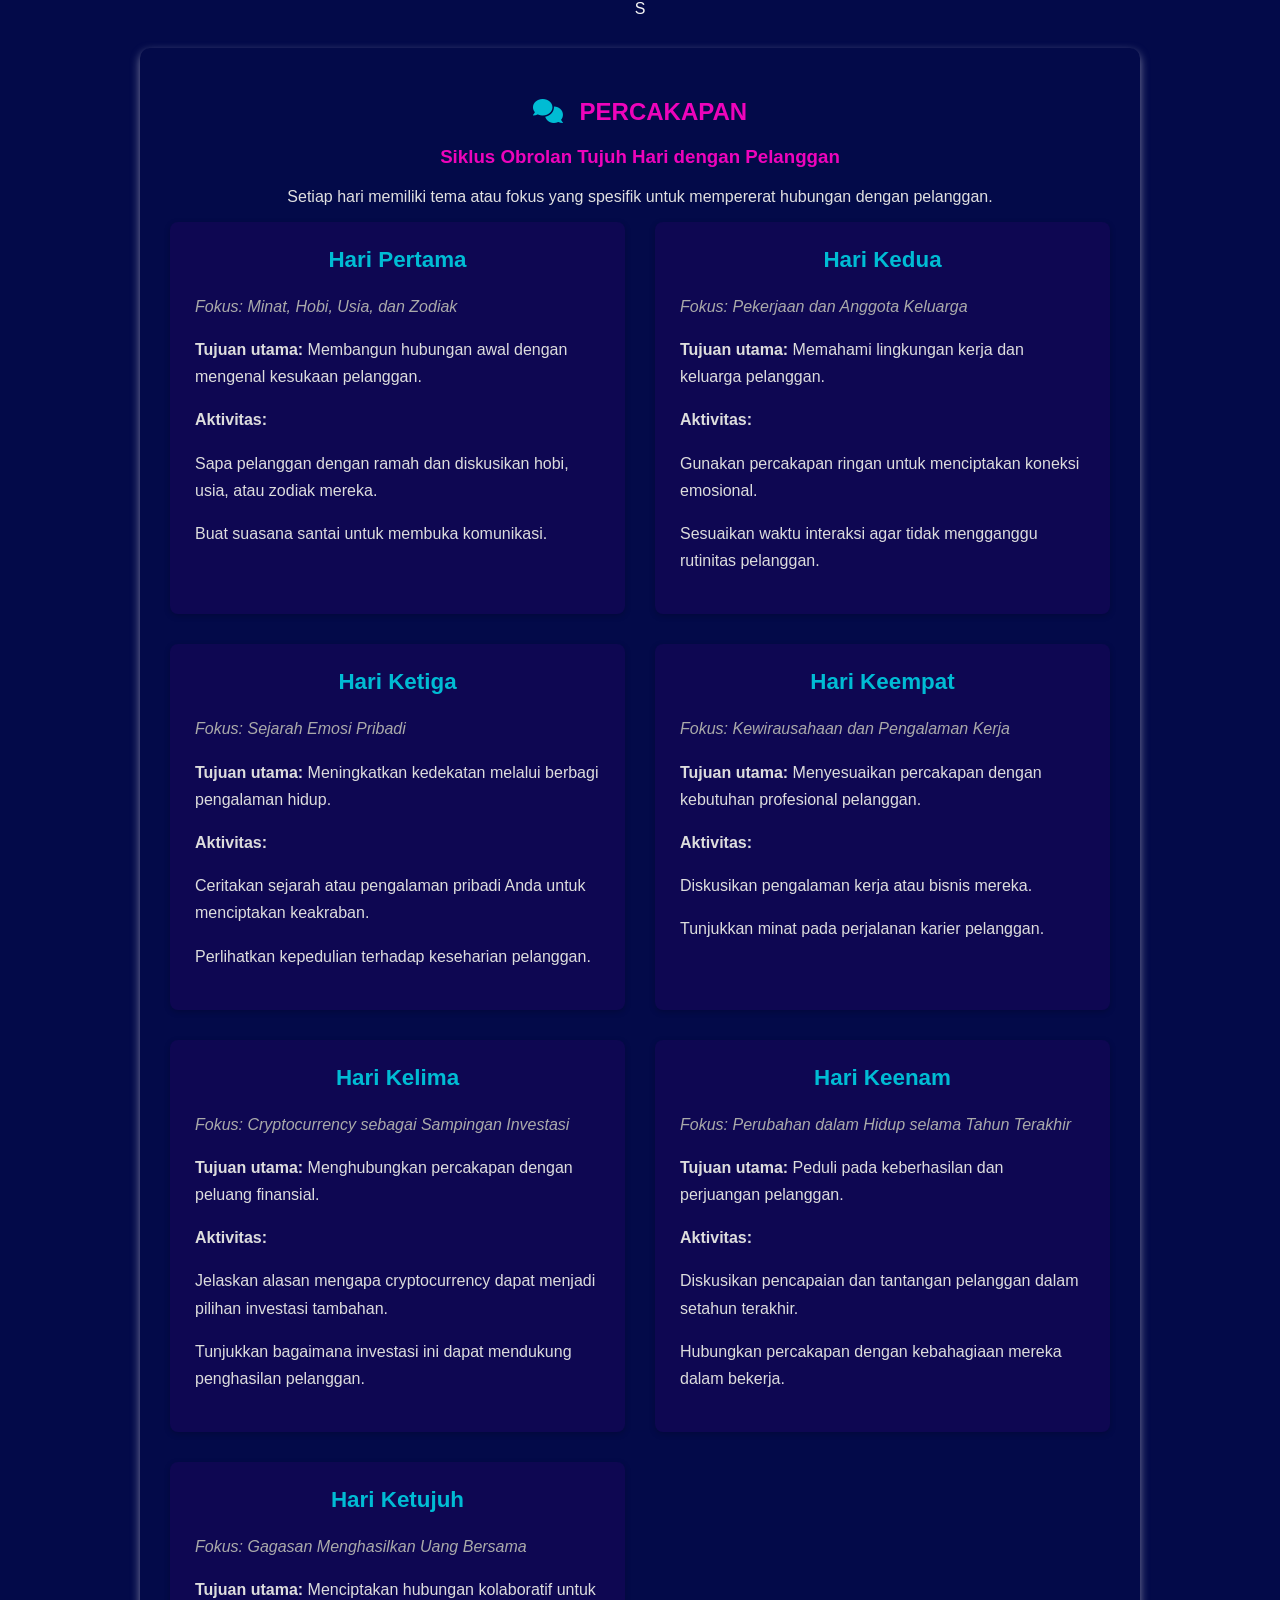
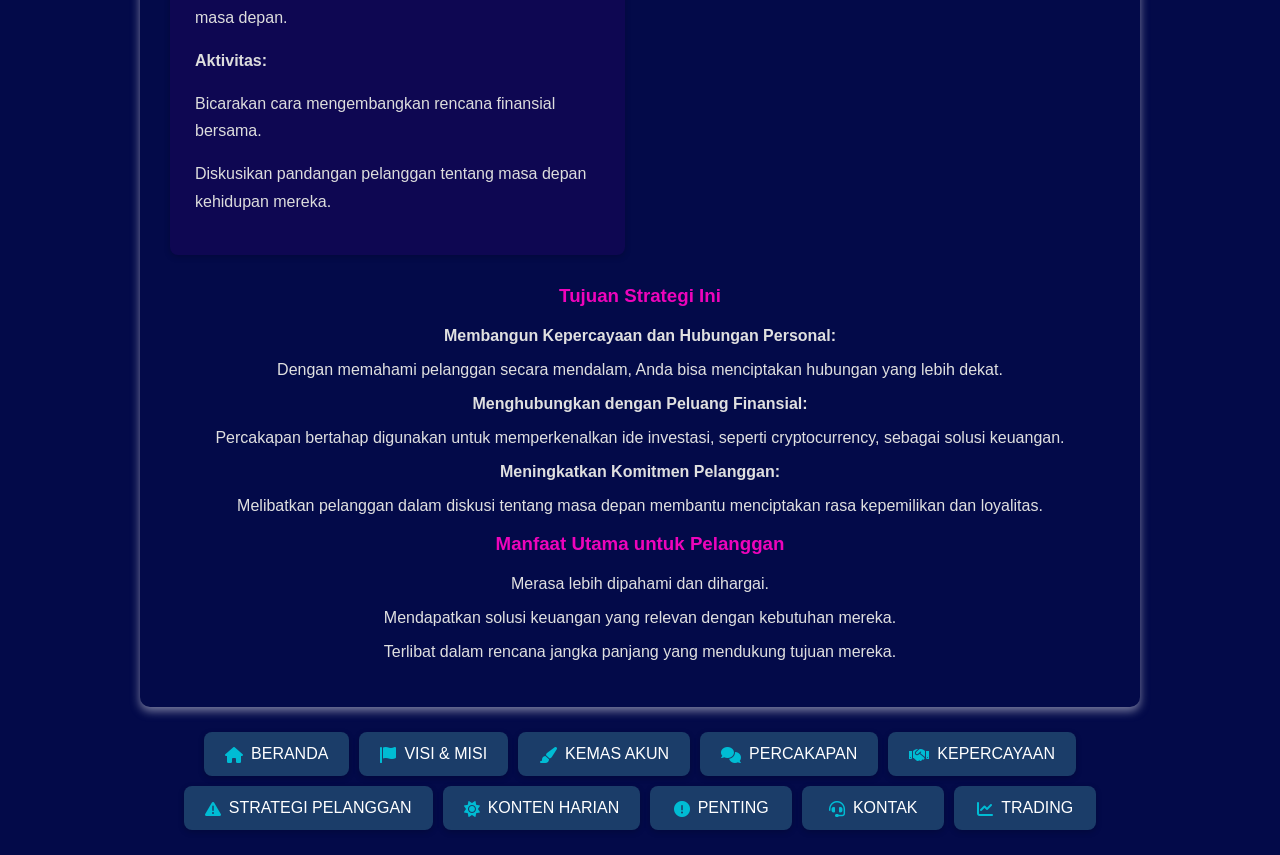
<file: Percakapan.html>
S<!DOCTYPE html>
<html lang="id">
<head>
    <meta charset="UTF-8">
    <meta name="viewport" content="width=device-width, initial-scale=1.0">
    <title>SCAM LOVE - Percakapan</title>
    <link rel="stylesheet" href="css/styles.css">
    <link rel="stylesheet" href="https://cdnjs.cloudflare.com/ajax/libs/font-awesome/6.0.0/css/all.min.css">
</head>
<body>

    <!-- Main Content for PERCAKAPAN -->
    <div class="content-wrapper">
        <h2 id="percakapan"><i class="fas fa-comments"></i> PERCAKAPAN</h2>
        <h3>Siklus Obrolan Tujuh Hari dengan Pelanggan</h3>
        <p>Setiap hari memiliki tema atau fokus yang spesifik untuk mempererat hubungan dengan pelanggan.</p>

        <div class="conversation-cards-container">
            <div class="conversation-card">
                <h4>Hari Pertama</h4>
                <p class="card-subtitle">Fokus: Minat, Hobi, Usia, dan Zodiak</p>
                <p><b>Tujuan utama:</b> Membangun hubungan awal dengan mengenal kesukaan pelanggan.</p>
                <p><b>Aktivitas:</b></p>
                <p>Sapa pelanggan dengan ramah dan diskusikan hobi, usia, atau zodiak mereka.</p>
                <p>Buat suasana santai untuk membuka komunikasi.</p>
            </div>

            <div class="conversation-card">
                <h4>Hari Kedua</h4>
                <p class="card-subtitle">Fokus: Pekerjaan dan Anggota Keluarga</p>
                <p><b>Tujuan utama:</b> Memahami lingkungan kerja dan keluarga pelanggan.</p>
                <p><b>Aktivitas:</b></p>
                <p>Gunakan percakapan ringan untuk menciptakan koneksi emosional.</p>
                <p>Sesuaikan waktu interaksi agar tidak mengganggu rutinitas pelanggan.</p>
            </div>
            <div class="conversation-card">
               <h4>Hari Ketiga</h4>
                <p class="card-subtitle">Fokus: Sejarah Emosi Pribadi</p>
                <p><b>Tujuan utama:</b> Meningkatkan kedekatan melalui berbagi pengalaman hidup.</p>
                <p><b>Aktivitas:</b></p>
                <p>Ceritakan sejarah atau pengalaman pribadi Anda untuk menciptakan keakraban.</p>
                <p>Perlihatkan kepedulian terhadap keseharian pelanggan.</p>
            </div>

            <div class="conversation-card">
                <h4>Hari Keempat</h4>
                <p class="card-subtitle">Fokus: Kewirausahaan dan Pengalaman Kerja</p>
                <p><b>Tujuan utama:</b> Menyesuaikan percakapan dengan kebutuhan profesional pelanggan.</p>
                <p><b>Aktivitas:</b></p>
                <p>Diskusikan pengalaman kerja atau bisnis mereka.</p>
                <p>Tunjukkan minat pada perjalanan karier pelanggan.</p>
            </div>

            <div class="conversation-card">
               <h4>Hari Kelima</h4>
                <p class="card-subtitle">Fokus: Cryptocurrency sebagai Sampingan Investasi</p>
                <p><b>Tujuan utama:</b> Menghubungkan percakapan dengan peluang finansial.</p>
                <p><b>Aktivitas:</b></p>
                <p>Jelaskan alasan mengapa cryptocurrency dapat menjadi pilihan investasi tambahan.</p>
                <p>Tunjukkan bagaimana investasi ini dapat mendukung penghasilan pelanggan.</p>
            </div>
             <div class="conversation-card">
                <h4>Hari Keenam</h4>
                <p class="card-subtitle">Fokus: Perubahan dalam Hidup selama Tahun Terakhir</p>
                <p><b>Tujuan utama:</b> Peduli pada keberhasilan dan perjuangan pelanggan.</p>
                <p><b>Aktivitas:</b></p>
                <p>Diskusikan pencapaian dan tantangan pelanggan dalam setahun terakhir.</p>
                <p>Hubungkan percakapan dengan kebahagiaan mereka dalam bekerja.</p>
            </div>

            <div class="conversation-card">
                <h4>Hari Ketujuh</h4>
                <p class="card-subtitle">Fokus: Gagasan Menghasilkan Uang Bersama</p>
                <p><b>Tujuan utama:</b> Menciptakan hubungan kolaboratif untuk masa depan.</p>
                <p><b>Aktivitas:</b></p>
                <p>Bicarakan cara mengembangkan rencana finansial bersama.</p>
                <p>Diskusikan pandangan pelanggan tentang masa depan kehidupan mereka.</p>
            </div>
        </div>

         <div>
            <h3>Tujuan Strategi Ini</h3>
            <p><b>Membangun Kepercayaan dan Hubungan Personal:</b></p>
            <p>Dengan memahami pelanggan secara mendalam, Anda bisa menciptakan hubungan yang lebih dekat.</p>
            <p><b>Menghubungkan dengan Peluang Finansial:</b></p>
            <p>Percakapan bertahap digunakan untuk memperkenalkan ide investasi, seperti cryptocurrency, sebagai solusi keuangan.</p>
            <p><b>Meningkatkan Komitmen Pelanggan:</b></p>
            <p>Melibatkan pelanggan dalam diskusi tentang masa depan membantu menciptakan rasa kepemilikan dan loyalitas.</p>
        </div>
         <div>
            <h3>Manfaat Utama untuk Pelanggan</h3>
            <p>Merasa lebih dipahami dan dihargai.</p>
            <p>Mendapatkan solusi keuangan yang relevan dengan kebutuhan mereka.</p>
            <p>Terlibat dalam rencana jangka panjang yang mendukung tujuan mereka.</p>
        </div>
    </div>

    <!-- Menu Buttons Below Content -->
    <div class="menu-container">
        <ul class="menu-buttons">
            <li class="menu-item">
                <a class="menu-link" href="index.html"><i class="fas fa-home"></i><span>BERANDA</span></a>
            </li>
            <li class="menu-item">
                <a class="menu-link" href="visi-misi.html"><i class="fas fa-flag"></i><span>VISI & MISI</span></a>
            </li>
            <li class="menu-item">
                <a class="menu-link" href="kema-sakun.html"><i class="fas fa-paint-brush"></i><span>KEMAS AKUN</span></a>
            </li>
            <li class="menu-item">
                <a class="menu-link" href="Percakapan.html"><i class="fas fa-comments"></i><span>PERCAKAPAN</span></a>
            </li>
            <li class="menu-item">
                <a class="menu-link" href="kepercayaan.html"><i class="fas fa-handshake"></i><span>KEPERCAYAAN</span></a>
            </li>
            <li class="menu-item">
                <a class="menu-link" href="strategi-pelanggan.html"><i class="fas fa-exclamation-triangle"></i><span>STRATEGI PELANGGAN</span></a>
            </li>
            <li class="menu-item">
                <a class="menu-link" href="Konten-harian.html"><i class="fas fa-sun"></i><span>KONTEN HARIAN</span></a>
            </li>
            <li class="menu-item">
                <a class="menu-link" href="Penting.html"><i class="fas fa-exclamation-circle"></i><span>PENTING</span></a>
            </li>
            <li class="menu-item">
                <a class="menu-link" href="kontak.html"><i class="fas fa-headset"></i><span>KONTAK</span></a>
            </li>
            <li class="menu-item">
                <a class="menu-link" href="trading.html"><i class="fas fa-chart-line"></i><span>TRADING</span></a>
            </li>
        </ul>
    </div>
<!-- Start of LiveChat (www.livechat.com) code -->
<script>
    window.__lc = window.__lc || {};
    window.__lc.license = 19028205;
    window.__lc.integration_name = "manual_onboarding";
    window.__lc.product_name = "livechat";
    ;(function(n,t,c){function i(n){return e._h?e._h.apply(null,n):e._q.push(n)}var e={_q:[],_h:null,_v:"2.0",on:function(){i(["on",c.call(arguments)])},once:function(){i(["once",c.call(arguments)])},off:function(){i(["off",c.call(arguments)])},get:function(){if(!e._h)throw new Error("[LiveChatWidget] You can't use getters before load.");return i(["get",c.call(arguments)])},call:function(){i(["call",c.call(arguments)])},init:function(){var n=t.createElement("script");n.async=!0,n.type="text/javascript",n.src="https://cdn.livechatinc.com/tracking.js",t.head.appendChild(n)}};!n.__lc.asyncInit&&e.init(),n.LiveChatWidget=n.LiveChatWidget||e}(window,document,[].slice))
</script>
<noscript><a href="https://www.livechat.com/chat-with/19028205/" rel="nofollow">Chat with us</a>, powered by <a href="https://www.livechat.com/?welcome" rel="noopener nofollow" target="_blank">LiveChat</a></noscript>
<!-- End of LiveChat code -->

</body>
</html>
</file>
<file: css/styles.css>
body {
    font-family: 'Segoe UI', Tahoma, Geneva, Verdana, sans-serif;
    text-align: center;
    background-color: #030a49;
    color: #f5f5f5;
    margin: 0;
    padding: 0;
    display: flex;
    flex-direction: column;
    align-items: center;
    min-height: 100vh;
    transition: background-color 0.3s ease, color 0.3s ease;
}

/* Main Content Styles */
.content-wrapper {
    width: 85%;
    max-width: 1000px;
    margin: 30px 0 0 0; /* Remove bottom margin to place menu closer */
    padding: 30px;
    background-color: #030a49;
    color: #e0e0e0;
    border-radius: 10px;
    box-sizing: border-box;
    box-shadow: 0 4px 10px hsla(237, 16%, 73%, 0.699);
    transition: background-color 0.3s ease, box-shadow 0.3s ease;
}

h1, h2, h3, h4 {
    color: #ee04bb;
    text-align: center;
    margin-bottom: 20px;
    transition: color 0.3s ease;
}

h1 {
    font-size: 2.5em;
    margin-top: 0;
}

h1 i {
    color: #ff69b4;
    margin: 0 10px;
}

.image-container {
    text-align: center;
    margin-bottom: 30px;
    border-radius: 10px;
    overflow: hidden;
    box-shadow: 0 2px 5px rgba(190, 183, 183, 0.322);
}

.image-container img {
    max-width: 100%;
    height: auto;
    display: block;
}

.content-wrapper .search-bar {
    display: flex;
    align-items: center;
    background-color: hsl(320, 100%, 41%); /* Latar belakang pink lembut */
    border: 1px solid #ffb3c1; /* Border pink yang sedikit lebih gelap */
    border-radius: 24px; /* Sudut membulat seperti Google Search */
    padding: 8px 16px; /* Padding vertikal dan horizontal */
    margin: 25px auto; /* Pusatkan dan beri margin atas bawah - **PASTIKAN INI ADA** */
    width: 85%; /* Lebar relatif terhadap content-wrapper */
    max-width: 600px; /* Lebar maksimum */
    box-shadow: 0 1px 6px rgba(255, 192, 203, 0.3); /* Efek bayangan halus dengan warna pink */
    transition: box-shadow 0.3s ease, border-color 0.3s ease, background-color 0.3s ease; /* Transisi untuk efek hover/focus */
}

.content-wrapper .search-bar:hover,
.content-wrapper .search-bar:focus-within {
    box-shadow: 0 1px 6px rgba(255, 192, 203, 0.5); /* Bayangan lebih tebal saat hover/focus dengan warna pink */
    border-color: #ff8095; /* Border pink lebih intens saat hover/focus */
    background-color: #ffcdd2; /* Latar belakang pink lebih terang saat hover/focus */
}

.content-wrapper .search-bar form {
    display: flex;
    flex: 1; /* Form mengisi ruang yang tersedia */
    align-items: center;
    width: 100%; /* Pastikan form 100% lebar */
}

.content-wrapper .search-bar input[type="text"] {
    flex: 1; /* Input mengisi ruang dalam form */
    border: none;
    outline: none;
    background-color: transparent; /* Latar belakang transparan */
    color: #071746d2; /* Warna teks tetap gelap */
    font-size: 16px; /* Ukuran font yang sesuai */
    padding: 8px 0; /* Padding vertikal untuk input */
    -webkit-appearance: none; /* Hapus styling default browser pada input (penting untuk Safari) */
    -moz-appearance: none;
    appearance: none;
}

.content-wrapper .search-bar input::placeholder {
    color: #f48fb1; /* Placeholder warna pink */
}

.content-wrapper .search-bar span {
    color: #f48fb1; /* Ikon warna pink */
    cursor: pointer;
    transition: color 0.3s ease;
    margin-left: 10px; /* Jarak antara input dan ikon */
    display: flex; /* Untuk memusatkan ikon vertikal */
    align-items: center;
}

.content-wrapper .search-bar span:hover {
    color: #ff4081; /* Warna ikon pink lebih intens saat hover */
}

footer {
    background-color: #0e0752;
    color: #bbb;
    text-align: center;
    padding: 20px 0;
    width: 100%;
    box-sizing: border-box;
    box-shadow: 0 -2px 5px rgba(0,0,0,0.2);
    transition: background-color 0.3s ease, color 0.3s ease;
    margin-top: 30px; /* Add margin to separate footer from menu */
}

/* Menu Container Styles (New) */
.menu-container {
    width: 100%;
    display: flex;
    justify-content: center; /* Center menu horizontally */
    padding: 20px 0;
    background-color: transparent; /* Make menu container background transparent */
}

.menu-buttons {
    list-style: none;
    padding: 0;
    margin: 0;
    display: flex;
    justify-content: center; /* Center buttons within ul */
    flex-wrap: wrap;
    max-width: 960px; /* Limit width of buttons */
}

.menu-item {
    margin: 5px;
}

.menu-link {
    display: block;
    color: #ffffff;
    text-decoration: none;
    padding: 12px 20px;
    border-radius: 8px;
    background-color: #1b3d69;
    transition: background-color 0.3s ease, color 0.3s ease, transform 0.2s ease, box-shadow 0.3s ease;
    text-align: center;
    min-width: 100px;
    box-shadow: 0 2px 6px rgba(0,0,0,0.2);
    border: 1px solid transparent;
}

.menu-link:hover {
    background-color: #0e0752;
    color: #00bcd4;
    transform: translateY(-2px);
    box-shadow: 0 4px 10px rgba(0,0,0,0.3);
    border: 1px solid #00bcd4;
}

.menu-link i {
    margin-right: 8px;
    color: #00bcd4;
    vertical-align: middle;
}


/* Specific styles dari CSS sebelumnya - disesuaikan untuk tema modern */
h2#kemas-akun i, h2#percakapan i, h3#bangun-kepercayaan i, h3#percakapan-santai i, h3#strategi-pelanggan i, h3#strategi-menembak i, h4#konten-harian i, h2#perlu-diingat i, h2#kontak-kami i {
    margin-right: 10px;
    color: #00bcd4;
}

table {
    width: 100%;
    border-collapse: collapse;
    margin-bottom: 30px;
    background-color: #0d0658c4;
    color: #e0e0e0;
    border-radius: 8px;
    overflow: hidden;
    box-shadow: 0 1px 3px rgba(0,0,0,0.15);
}

th, td {
    border-bottom: 1px solid #0e0752;
    padding: 12px 15px;
    text-align: left;
}

th {
    background-color: #0a0d3f;
    font-weight: bold;
    color: #ffffff;
}

tr:last-child td {
    border-bottom: none;
}

tr:nth-child(even) {
    background-color: #0e0752;
}

.container {
    margin-bottom: 40px;
}

.conversation-cards-container {
    display: grid;
    grid-template-columns: repeat(auto-fit, minmax(320px, 1fr));
    gap: 30px;
    margin-bottom: 30px;
}

.conversation-card {
    background-color: #0e0752;
    padding: 25px;
    border-radius: 8px;
    text-align: left;
    box-shadow: 0 2px 6px rgba(0,0,0,0.2);
    transition: box-shadow 0.3s ease;
}

.conversation-card:hover {
    box-shadow: 0 5px 15px rgba(0,0,0,0.3);
}

.conversation-card h4 {
    margin-top: 0;
    color: #00bcd4;
    font-size: 1.4em;
}

.conversation-card .card-subtitle {
    font-style: italic;
    color: #aaa;
    margin-bottom: 15px;
}

.conversation-card p {
    margin-bottom: 15px;
    line-height: 1.7;
    color: #ddd;
}

.container-flex {
    display: flex;
    flex-wrap: wrap;
    justify-content: center;
    gap: 30px;
    margin-bottom: 40px;
}

.section {
    background-color: #0e0752;
    padding: 25px;
    border-radius: 8px;
    flex: 1 1 320px;
    text-align: left;
    box-shadow: 0 2px 6px rgba(0,0,0,0.2);
    transition: box-shadow 0.3s ease;
}

.section:hover {
    box-shadow: 0 5px 15px rgba(0,0,0,0.3);
}

.section h2 {
    margin-top: 0;
    color: #00bcd4;
    font-size: 1.6em;
}

.section .content {
    line-height: 1.7;
    color: #ddd;
}

.section .content i {
    margin: 0 8px;
    color: #00bcd4;
}

.remember-section {
    background-color: #0e0752;
    padding: 30px;
    border-radius: 10px;
    margin-bottom: 40px;
    text-align: left;
    box-shadow: 0 3px 8px rgba(0,0,0,0.25);
    transition: box-shadow 0.3s ease;
}

.remember-section:hover {
    box-shadow: 0 7px 20px rgba(0,0,0,0.35);
}

.remember-section h2 {
    margin-top: 0;
    color: #00bcd4;
    text-align: center;
    font-size: 1.8em;
}

.remember-list {
    list-style-type: decimal;
    padding-left: 25px;
}

.remember-list li {
    margin-bottom: 20px;
    color: #ddd;
    line-height: 1.7;
}

.remember-list li p {
    margin-top: 8px;
}

.remember-list li .example {
    background-color: #0e0752;
    padding: 15px;
    border-radius: 6px;
    margin-top: 15px;
    box-shadow: inset 0 1px 2px rgba(0,0,0,0.1);
}

.remember-list li .example b {
    display: block;
    margin-bottom: 8px;
    color: #ffffff;
}

.remember-list li .example ul {
    padding-left: 25px;
    list-style-type: disc;
}

.remember-list li .important {
    color: #fcc102;
    font-weight: bold;
}

.remember-list li .note {
    font-style: italic;
    color: #aaa;
}

.contact-section {
    background-color: #0e0752;
    padding: 30px;
    border-radius: 10px;
    margin-bottom: 40px;
    text-align: center;
    box-shadow: 0 3px 8px rgba(123, 114, 202, 0.932);
    transition: box-shadow 0.3s ease;
}

.contact-section:hover {
    box-shadow: 0 7px 20px rgba(0,0,0,0.35);
}

.contact-section h2 {
    margin-top: 0;
    color: #00bcd4;
    font-size: 1.8em;
}

.contact-list {
    list-style: none;
    padding: 0;
    margin-top: 20px;
    display: flex;
    flex-direction: column;
    align-items: center;
}

.contact-list li {
    margin-bottom: 15px;
}

.contact-list li a {
    display: inline-flex;
    align-items: center;
    justify-content: center;
    color: #ffffff;
    text-decoration: none;
    background-color: #0e0752;
    padding: 15px 30px;
    border-radius: 8px;
    transition: background-color 0.3s ease, color 0.3s ease, transform 0.2s ease, box-shadow 0.3s ease;
    min-width: 180px;
    box-shadow: 0 2px 5px rgba(0,0,0,0.2);
}

.contact-list li a:hover {
    background-color: #0e0752;
    color: #00bcd4;
    transform: scale(1.05);
    box-shadow: 0 5px 12px rgba(0,0,0,0.3);
}

.contact-list li a i {
    margin-right: 12px;
    color: #00bcd4;
}
</file>
